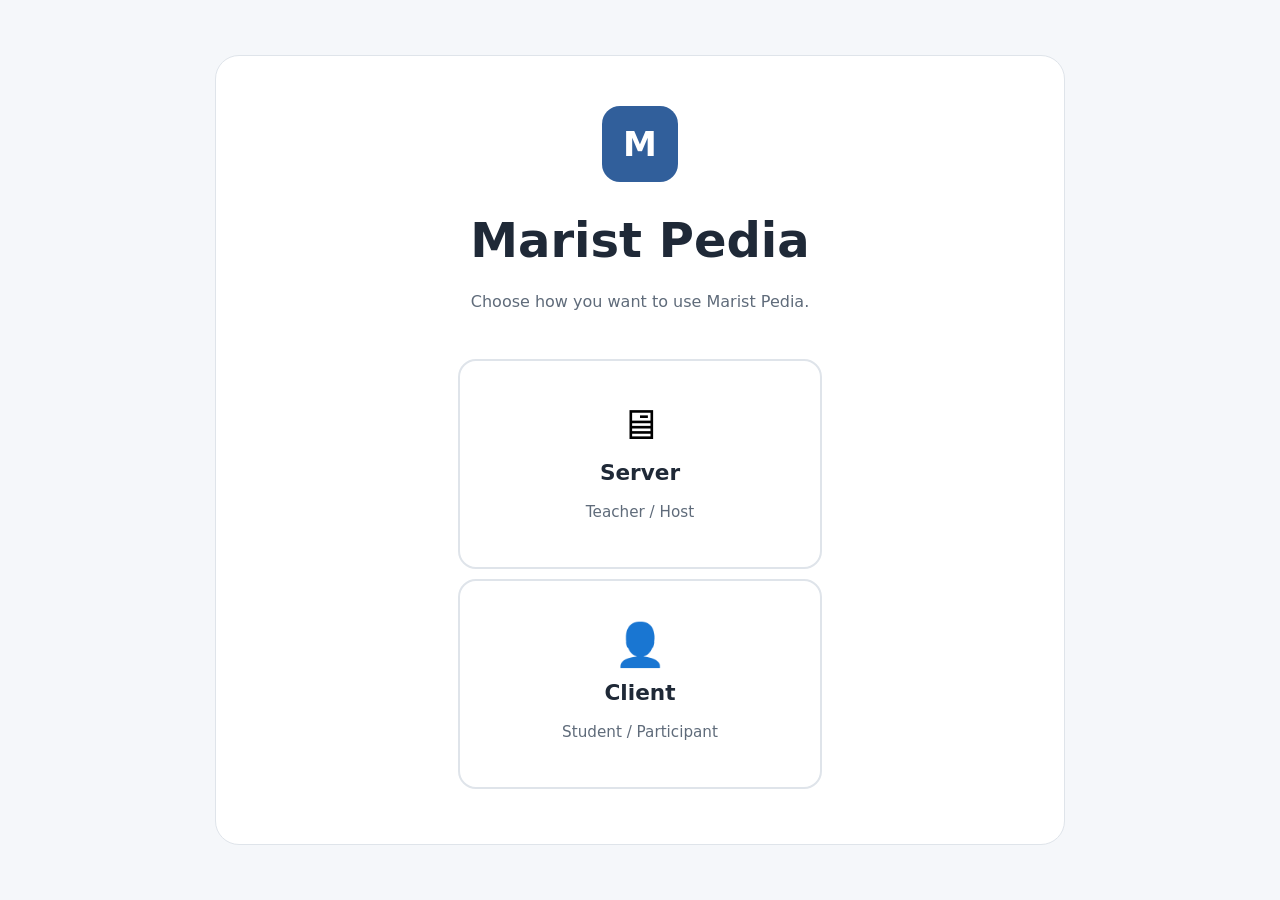
<file: frontend/index.html>
<!DOCTYPE html>
<html lang="en">
<head>
    <meta charset="UTF-8">

    <meta
        name="viewport"
        content="width=device-width, initial-scale=1.0"
    >

    <meta
        name="description"
        content="Marist Pedia desktop quiz application."
    >

    <title>Marist Pedia</title>

    <link rel="stylesheet" href="css/reset.css">
    <link rel="stylesheet" href="css/variables.css">
    <link rel="stylesheet" href="css/global.css">
    <link rel="stylesheet" href="css/components.css">
    <link rel="stylesheet" href="css/style.css">
</head>

<body>

    <main id="app">

        <!--
            Starter screen.

            The user chooses whether this computer will operate
            as the quiz Server or as a Client.
        -->
        <section
            id="starter-screen"
            class="starter-screen"
            aria-labelledby="starter-title"
        >

            <div class="starter-card">

                <div class="starter-brand">
                    <div
                        class="starter-logo"
                        aria-hidden="true"
                    >
                        M
                    </div>

                    <h1 id="starter-title">
                        Marist Pedia
                    </h1>

                    <p>
                        Choose how you want to use Marist Pedia.
                    </p>
                </div>


                <!-- Server mode -->
                <button
                    id="server-mode-btn"
                    class="role-card"
                    type="button"
                >
                    <span
                        class="role-icon"
                        aria-hidden="true"
                    >
                        🖥
                    </span>

                    <span class="role-title">
                        Server
                    </span>

                    <span class="role-description">
                        Teacher / Host
                    </span>
                </button>


                <!-- Client mode -->
                <button
                    id="client-mode-btn"
                    class="role-card"
                    type="button"
                >
                    <span
                        class="role-icon"
                        aria-hidden="true"
                    >
                        👤
                    </span>

                    <span class="role-title">
                        Client
                    </span>

                    <span class="role-description">
                        Student / Participant
                    </span>
                </button>

            </div>

        </section>


        <!--
            Server screens will be added in later steps.
            Keeping this container now gives us a clean place
            for the Server application to take over.
        -->
        <section
            id="server-screen"
            class="application-screen hidden"
            aria-hidden="true"
        >
            <div class="screen-placeholder">

                <h1>Server Mode</h1>

                <p>
                    The Server home screen will be built next.
                </p>

                <button
                    id="server-back-btn"
                    class="button button-secondary"
                    type="button"
                >
                    Back
                </button>

            </div>
        </section>


        <!--
            Client screens will be added in later steps.
        -->
        <section
            id="client-screen"
            class="application-screen hidden"
            aria-hidden="true"
        >
            <div class="screen-placeholder">

                <h1>Client Mode</h1>

                <p>
                    The Client connection screen will be built next.
                </p>

                <button
                    id="client-back-btn"
                    class="button button-secondary"
                    type="button"
                >
                    Back
                </button>

            </div>
        </section>

    </main>


    <script
        type="module"
        src="js/app.js"
    ></script>

</body>
</html>
</file>
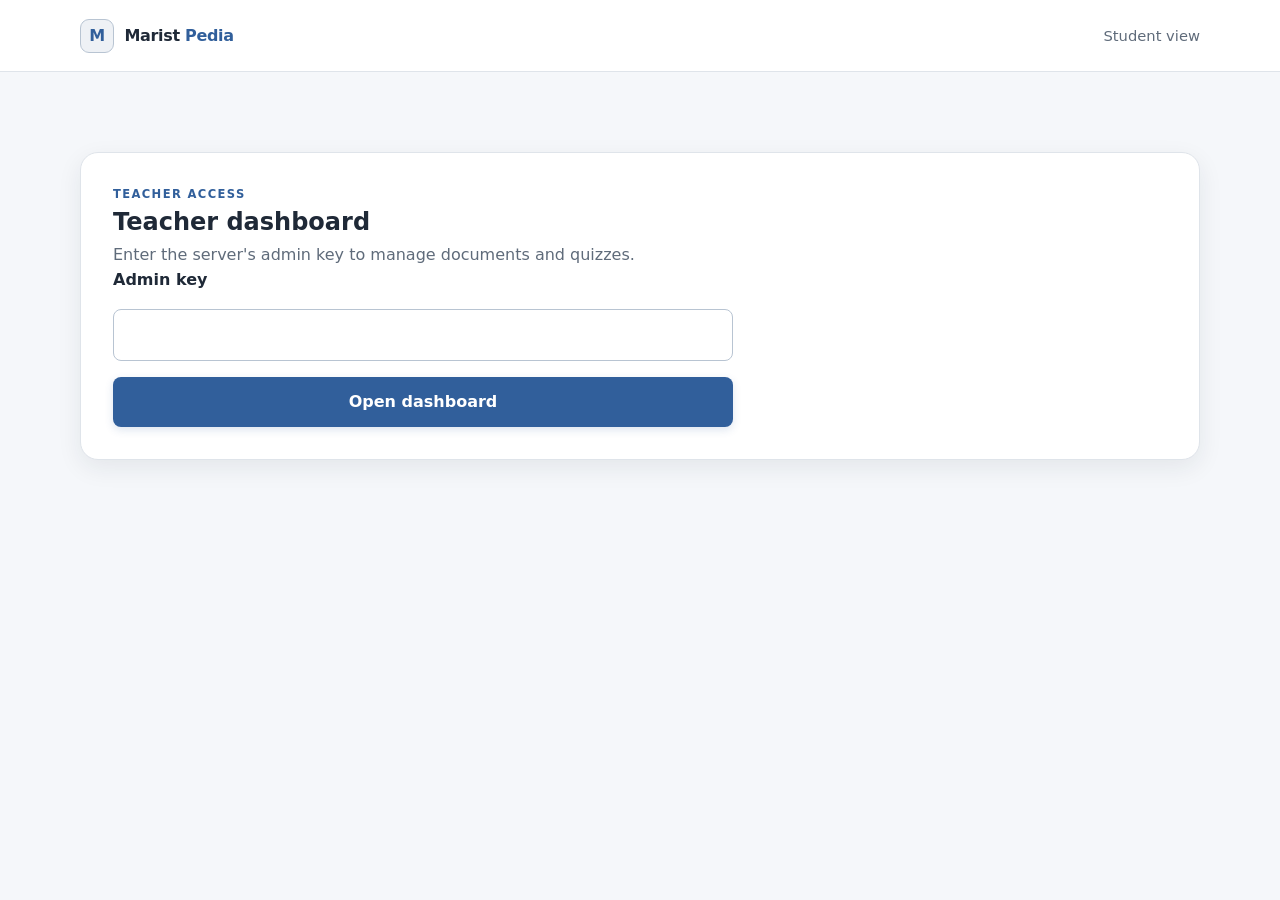
<file: frontend/admin.html>
<!DOCTYPE html>
<html lang="en">
<head>
    <meta charset="UTF-8">
    <meta name="viewport" content="width=device-width, initial-scale=1.0">
    <meta name="description" content="Marist Pedia teacher dashboard.">
    <title>Marist Pedia — Teacher Dashboard</title>
    <link rel="stylesheet" href="css/reset.css">
    <link rel="stylesheet" href="css/variables.css">
    <link rel="stylesheet" href="css/global.css">
    <link rel="stylesheet" href="css/components.css">
    <link rel="stylesheet" href="css/admin.css">
</head>
<body>
    <header class="site-header">
        <div class="container header-content">
            <a href="index.html" class="logo" aria-label="Marist Pedia home">
                <span class="logo-mark" aria-hidden="true">M</span>
                <span>Marist <strong>Pedia</strong></span>
            </a>
            <nav class="main-nav" aria-label="Teacher navigation">
                <a href="index.html">Student view</a>
            </nav>
        </div>
    </header>

    <main class="admin-page">
        <div class="container">
            <section id="login-panel" class="admin-card">
                <p class="eyebrow">Teacher access</p>
                <h1>Teacher dashboard</h1>
                <p class="admin-muted">Enter the server's admin key to manage documents and quizzes.</p>
                <form id="login-form" class="admin-form">
                    <label for="admin-key">Admin key</label>
                    <input id="admin-key" type="password" autocomplete="current-password" required>
                    <button class="button button-primary" type="submit">Open dashboard</button>
                </form>
                <p id="login-error" class="admin-error hidden" role="alert"></p>
            </section>

            <section id="dashboard" class="hidden">
                <div class="admin-heading">
                    <div>
                        <p class="eyebrow">Teacher tools</p>
                        <h1>Manage Marist Pedia</h1>
                    </div>
                    <button id="logout-button" class="button button-secondary" type="button">Lock dashboard</button>
                </div>

                <section class="admin-card">
                    <div class="admin-section-heading">
                        <div>
                            <p class="eyebrow">Documents</p>
                            <h2>Uploaded study material</h2>
                        </div>
                        <button id="refresh-documents" class="button button-secondary" type="button">Refresh</button>
                    </div>
                    <div id="document-list" class="admin-list" aria-live="polite"></div>
                </section>

                <section class="admin-card">
                    <div class="admin-section-heading">
                        <div>
                            <p class="eyebrow">Quiz library</p>
                            <h2>Review and publish quizzes</h2>
                        </div>
                        <button id="refresh-quizzes" class="button button-secondary" type="button">Refresh</button>
                    </div>
                    <div id="quiz-list" class="admin-list" aria-live="polite"></div>
                </section>

                <section id="editor" class="admin-card hidden">
                    <div class="admin-section-heading">
                        <div>
                            <p class="eyebrow">Quiz editor</p>
                            <h2 id="editor-title">Review quiz</h2>
                        </div>
                        <button id="close-editor" class="button button-secondary" type="button">Close</button>
                    </div>
                    <form id="quiz-form" class="admin-form admin-form-grid">
                        <label>Title<input id="quiz-title" maxlength="200" required></label>
                        <label>Description<textarea id="quiz-description" rows="3" maxlength="2000"></textarea></label>
                        <label class="checkbox-label"><input id="quiz-published" type="checkbox"> Published — students can see this quiz</label>
                        <button class="button button-primary" type="submit">Save quiz settings</button>
                    </form>
                    <div id="question-editor" class="question-editor"></div>
                </section>

                <p id="dashboard-message" class="admin-message" role="status"></p>
            </section>
        </div>
    </main>

    <script type="module" src="js/admin.js"></script>
</body>
</html>
</file>
<file: frontend/css/variables.css>
:root {
    --color-bg: #f5f7fa;
    --color-bg-soft: #eef1f5;
    --color-surface: #ffffff;
    --color-surface-solid: #ffffff;
    --color-surface-hover: #f8fafc;
    --color-text: #1f2937;
    --color-text-muted: #5f6b7a;
    --color-text-soft: #7b8794;
    --color-primary: #315f9b;
    --color-primary-strong: #254b7d;
    --color-accent: #4b6f9f;
    --color-success: #2f7d5a;
    --color-error: #b54747;
    --color-warning: #a56a1f;
    --color-border: #dfe4ea;
    --color-border-strong: #b8c4d2;
    --shadow-card: 0 8px 24px rgba(31, 41, 55, 0.08);
    --shadow-button: 0 3px 8px rgba(49, 95, 155, 0.16);
    --radius-small: 8px;
    --radius-medium: 12px;
    --radius-large: 18px;
    --radius-pill: 999px;
    --container-width: 1120px;
    --header-height: 72px;
    --spacing-xs: 0.4rem;
    --spacing-sm: 0.75rem;
    --spacing-md: 1rem;
    --spacing-lg: 1.5rem;
    --spacing-xl: 2rem;
    --spacing-2xl: 3rem;
    --spacing-3xl: 5rem;
}
</file>
<file: frontend/css/global.css>
body {
    min-height: 100vh;
    background: var(--color-bg);
    color: var(--color-text);
    font-family: Inter, ui-sans-serif, system-ui, -apple-system, BlinkMacSystemFont, "Segoe UI", sans-serif;
    line-height: 1.6;
    overflow-x: hidden;
}

button:focus-visible, a:focus-visible { outline: 3px solid rgba(49, 95, 155, 0.3); outline-offset: 3px; }
.container { width: min(calc(100% - 2rem), var(--container-width)); margin-inline: auto; }
.page-section { padding: 6rem 0; }
.hidden { display: none !important; }
.eyebrow { color: var(--color-primary); font-size: 0.72rem; font-weight: 800; letter-spacing: 0.12em; text-transform: uppercase; }
.button { display: inline-flex; align-items: center; justify-content: center; gap: 0.55rem; min-height: 44px; padding: 0.7rem 1.05rem; border: 1px solid transparent; border-radius: var(--radius-small); font-weight: 700; transition: transform 160ms ease, border-color 160ms ease, background 160ms ease, box-shadow 160ms ease, opacity 160ms ease; }
.button:hover:not(:disabled) { transform: translateY(-1px); }
.button:disabled { cursor: not-allowed; opacity: 0.55; }
.button-primary { background: var(--color-primary); color: #fff; box-shadow: var(--shadow-button); }
.button-primary:hover:not(:disabled) { background: var(--color-primary-strong); }
.button-secondary { background: var(--color-surface); color: var(--color-text); border-color: var(--color-border-strong); }
.button-secondary:hover:not(:disabled) { background: var(--color-surface-hover); }
.button-ghost { background: transparent; color: var(--color-text-muted); border-color: transparent; padding-left: 0; }
.button-ghost:hover:not(:disabled) { color: var(--color-primary); }
.button-success { background: var(--color-success); color: #fff; }
.button-large { min-height: 52px; padding-inline: 1.35rem; }
.site-header { position: sticky; top: 0; z-index: 20; height: var(--header-height); border-bottom: 1px solid var(--color-border); background: rgba(255,255,255,0.96); backdrop-filter: blur(8px); }
.header-content { height: 100%; display: flex; align-items: center; justify-content: space-between; }
.logo { display: inline-flex; align-items: center; gap: 0.65rem; font-weight: 700; letter-spacing: -0.02em; }
.logo strong { color: var(--color-primary); }
.logo-mark { display: grid; place-items: center; width: 34px; height: 34px; border: 1px solid var(--color-border-strong); border-radius: 9px; background: var(--color-bg-soft); color: var(--color-primary); font-weight: 900; }
.main-nav { display: flex; gap: 1.5rem; color: var(--color-text-muted); font-size: 0.92rem; }
.main-nav a:hover { color: var(--color-primary); }
.site-footer { border-top: 1px solid var(--color-border); color: var(--color-text-soft); font-size: 0.82rem; padding: 1.5rem 0; background: var(--color-surface); }
.footer-content { display: flex; justify-content: space-between; gap: 1rem; }
.loading-state, .error-state, .empty-state { grid-column: 1 / -1; min-height: 220px; display: grid; place-items: center; align-content: center; gap: 0.65rem; text-align: center; padding: 2rem; border: 1px dashed var(--color-border-strong); border-radius: var(--radius-large); background: var(--color-surface); }
.loading-state p, .error-state p, .empty-state p { color: var(--color-text-muted); }
.spinner { width: 32px; height: 32px; border: 3px solid var(--color-border); border-top-color: var(--color-primary); border-radius: 50%; animation: spin 800ms linear infinite; }
.error-icon { display: grid; place-items: center; width: 40px; height: 40px; border-radius: 50%; background: #fbeaea; color: var(--color-error); font-weight: 900; }
.empty-state-icon { color: var(--color-primary); font-size: 2rem; }
.button-spinner { width: 16px; height: 16px; border: 2px solid currentColor; border-right-color: transparent; border-radius: 50%; animation: spin 700ms linear infinite; }
@keyframes spin { to { transform: rotate(360deg); } }
@media (prefers-reduced-motion: reduce) { *, *::before, *::after { scroll-behavior: auto !important; animation-duration: 0.01ms !important; transition-duration: 0.01ms !important; } }
</file>
<file: frontend/css/components.css>
.quiz-grid { display: grid; grid-template-columns: repeat(3, minmax(0, 1fr)); gap: 1rem; }

.quiz-card {
    display: flex;
    min-height: 250px;
    flex-direction: column;
    justify-content: space-between;
    gap: 1.5rem;
    padding: 1.35rem;
    border: 1px solid var(--color-border);
    border-radius: var(--radius-large);
    background: var(--color-surface);
    box-shadow: var(--shadow-card);
    transition: transform 180ms ease, border-color 180ms ease, background 180ms ease;
}

.quiz-card:hover { transform: translateY(-5px); border-color: var(--color-border-strong); background: var(--color-surface-hover); }
.quiz-card-top, .quiz-card-footer { display: flex; align-items: center; justify-content: space-between; gap: 1rem; }
.quiz-card-icon { display: grid; place-items: center; width: 42px; height: 42px; border-radius: 12px; background: var(--color-bg-soft); color: var(--color-accent); }
.quiz-card-label { color: var(--color-text-soft); font-size: 0.72rem; text-transform: uppercase; letter-spacing: 0.12em; font-weight: 800; }
.quiz-card-content h3 { margin-bottom: 0.45rem; font-size: 1.25rem; letter-spacing: -0.02em; }
.quiz-card-content p { color: var(--color-text-muted); font-size: 0.9rem; }
.quiz-card-meta { display: inline-flex; align-items: center; gap: 0.45rem; color: var(--color-text-soft); font-size: 0.82rem; }

.difficulty-badge { display: inline-flex; align-items: center; min-height: 30px; padding: 0.25rem 0.7rem; border: 1px solid rgba(255,199,107,0.25); border-radius: var(--radius-pill); background: rgba(255,199,107,0.08); color: var(--color-warning); font-size: 0.74rem; font-weight: 800; }
.difficulty-badge[data-difficulty="easy"] { border-color: #bcdccc; background: #eef8f3; color: var(--color-success); }
.difficulty-badge[data-difficulty="hard"] { border-color: #e8c4c4; background: #fdf1f1; color: var(--color-error); }

.result-item { padding: 1.25rem; border: 1px solid var(--color-border); border-left: 3px solid var(--color-error); border-radius: var(--radius-medium); background: rgba(255,255,255,0.025); }
.result-correct { border-left-color: var(--color-success); }
.result-item-header { display: flex; align-items: center; justify-content: space-between; margin-bottom: 0.8rem; }
.result-number { display: grid; place-items: center; width: 30px; height: 30px; border-radius: 50%; background: rgba(255,255,255,0.06); font-size: 0.8rem; font-weight: 800; }
.result-status { color: var(--color-error); font-size: 0.76rem; font-weight: 800; text-transform: uppercase; letter-spacing: 0.08em; }
.result-correct .result-status { color: var(--color-success); }
.result-item h3 { margin-bottom: 1rem; font-size: 1rem; line-height: 1.5; }
.result-answer-row { display: flex; justify-content: space-between; gap: 1rem; padding: 0.7rem 0; border-top: 1px solid var(--color-border); color: var(--color-text-muted); font-size: 0.86rem; }
.result-answer-row strong { color: var(--color-text); text-align: right; }
.correct-answer-row strong { color: var(--color-success); }
.result-explanation { margin-top: 0.75rem; padding: 0.85rem; border-radius: 10px; background: var(--color-bg-soft); color: var(--color-text-muted); font-size: 0.85rem; }
.result-explanation strong { color: var(--color-primary); }
.result-explanation p { margin-top: 0.25rem; }
</file>
<file: frontend/css/style.css>
/*
 * Marist Pedia starter screen.
 *
 * This creates the first screen the user sees when
 * opening the desktop application.
 */

.starter-screen {
    min-height: 100vh;

    display: flex;
    align-items: center;
    justify-content: center;

    padding: 40px;
}


.starter-card {
    width: min(850px, 100%);

    padding: 50px;

    text-align: center;

    background: var(--color-surface);

    border: 1px solid var(--color-border);

    border-radius: 24px;

    box-shadow: var(--shadow-lg);
}


.starter-brand {
    margin-bottom: 40px;
}


.starter-logo {
    width: 76px;
    height: 76px;

    margin: 0 auto 20px;

    display: flex;
    align-items: center;
    justify-content: center;

    border-radius: 18px;

    background: var(--color-primary);

    color: white;

    font-size: 34px;
    font-weight: 700;
}


.starter-brand h1 {
    margin: 0 0 10px;

    font-size: clamp(2rem, 5vw, 3rem);
}


.starter-brand p {
    margin: 0;

    color: var(--color-text-muted);

    font-size: 1rem;
}


/*
 * The Server and Client choices are large clickable cards.
 */
.role-card {
    width: calc(50% - 10px);

    min-height: 210px;

    display: inline-flex;

    flex-direction: column;

    align-items: center;
    justify-content: center;

    gap: 10px;

    padding: 30px;

    margin: 5px;

    background: var(--color-surface);

    border: 2px solid var(--color-border);

    border-radius: 18px;

    cursor: pointer;

    transition:
        transform 0.2s ease,
        border-color 0.2s ease,
        box-shadow 0.2s ease;
}


.role-card:hover {
    transform: translateY(-3px);

    border-color: var(--color-primary);

    box-shadow: var(--shadow-md);
}


.role-card:focus-visible {
    outline: 3px solid var(--color-primary);

    outline-offset: 3px;
}


.role-icon {
    font-size: 42px;

    line-height: 1;
}


.role-title {
    font-size: 1.35rem;

    font-weight: 700;

    color: var(--color-text);
}


.role-description {
    color: var(--color-text-muted);

    font-size: 0.95rem;
}


/*
 * Temporary application-screen layout.
 *
 * These placeholders will be replaced with the real
 * Server Home and Client screens.
 */
.application-screen {
    min-height: 100vh;

    display: flex;

    align-items: center;
    justify-content: center;

    padding: 40px;
}


.screen-placeholder {
    width: min(600px, 100%);

    padding: 50px;

    text-align: center;

    background: var(--color-surface);

    border: 1px solid var(--color-border);

    border-radius: 20px;

    box-shadow: var(--shadow-lg);
}


.screen-placeholder h1 {
    margin-top: 0;
}


.screen-placeholder p {
    margin-bottom: 30px;

    color: var(--color-text-muted);
}


/*
 * Hide screens when they are not active.
 */
.hidden {
    display: none !important;
}


/*
 * On small screens, stack Server and Client vertically.
 */
@media (max-width: 700px) {

    .starter-card {
        padding: 30px 20px;
    }

    .role-card {
        width: 100%;

        margin: 5px 0;
    }
}
</file>
<file: frontend/css/admin.css>
.admin-page {
    min-height: calc(100vh - var(--header-height));
    padding: var(--spacing-3xl) 0;
}

.admin-card {
    background: var(--color-surface);
    border: 1px solid var(--color-border);
    border-radius: var(--radius-large);
    box-shadow: var(--shadow-card);
    padding: var(--spacing-xl);
    margin-bottom: var(--spacing-xl);
}

.admin-heading,
.admin-section-heading {
    display: flex;
    align-items: center;
    justify-content: space-between;
    gap: var(--spacing-lg);
    margin-bottom: var(--spacing-lg);
}

.admin-form {
    display: grid;
    gap: var(--spacing-md);
    max-width: 620px;
}

.admin-form-grid {
    grid-template-columns: 1fr;
}

.admin-form label {
    display: grid;
    gap: 0.45rem;
    font-weight: 600;
}

.admin-form input,
.admin-form textarea {
    width: 100%;
    border: 1px solid var(--color-border-strong);
    border-radius: var(--radius-small);
    padding: 0.75rem;
    font: inherit;
    background: var(--color-surface-solid);
}

.checkbox-label {
    display: flex !important;
    grid-template-columns: none;
    align-items: center;
    gap: 0.6rem !important;
}

.checkbox-label input {
    width: auto;
}

.admin-list {
    display: grid;
    gap: var(--spacing-sm);
}

.admin-row {
    display: flex;
    align-items: center;
    justify-content: space-between;
    gap: var(--spacing-md);
    padding: var(--spacing-md);
    border: 1px solid var(--color-border);
    border-radius: var(--radius-medium);
}

.admin-row-main {
    min-width: 0;
}

.admin-row-title {
    margin: 0 0 0.25rem;
    font-weight: 700;
}

.admin-muted,
.admin-row-meta,
.admin-message {
    color: var(--color-text-muted);
}

.admin-row-meta {
    margin: 0;
    font-size: 0.9rem;
}

.admin-actions {
    display: flex;
    flex-wrap: wrap;
    gap: var(--spacing-sm);
}

.status-badge {
    display: inline-flex;
    align-items: center;
    border-radius: var(--radius-pill);
    padding: 0.25rem 0.65rem;
    font-size: 0.8rem;
    font-weight: 700;
    margin-right: 0.5rem;
}

.status-published {
    background: #e7f4ec;
    color: var(--color-success);
}

.status-draft {
    background: #f4eee5;
    color: var(--color-warning);
}

.question-editor {
    display: grid;
    gap: var(--spacing-lg);
    margin-top: var(--spacing-2xl);
}

.question-card {
    border-top: 1px solid var(--color-border);
    padding-top: var(--spacing-lg);
}

.question-card h3 {
    margin-bottom: var(--spacing-md);
}

.choice-row {
    display: grid;
    grid-template-columns: 70px 1fr;
    gap: var(--spacing-sm);
    align-items: center;
    margin-top: var(--spacing-sm);
}

.choice-row input {
    width: 100%;
}

.question-save {
    margin-top: var(--spacing-md);
}

.admin-error {
    color: var(--color-error);
    margin: 0;
}

.hidden {
    display: none !important;
}

@media (max-width: 700px) {
    .admin-heading,
    .admin-section-heading,
    .admin-row {
        align-items: stretch;
        flex-direction: column;
    }
}
</file>
